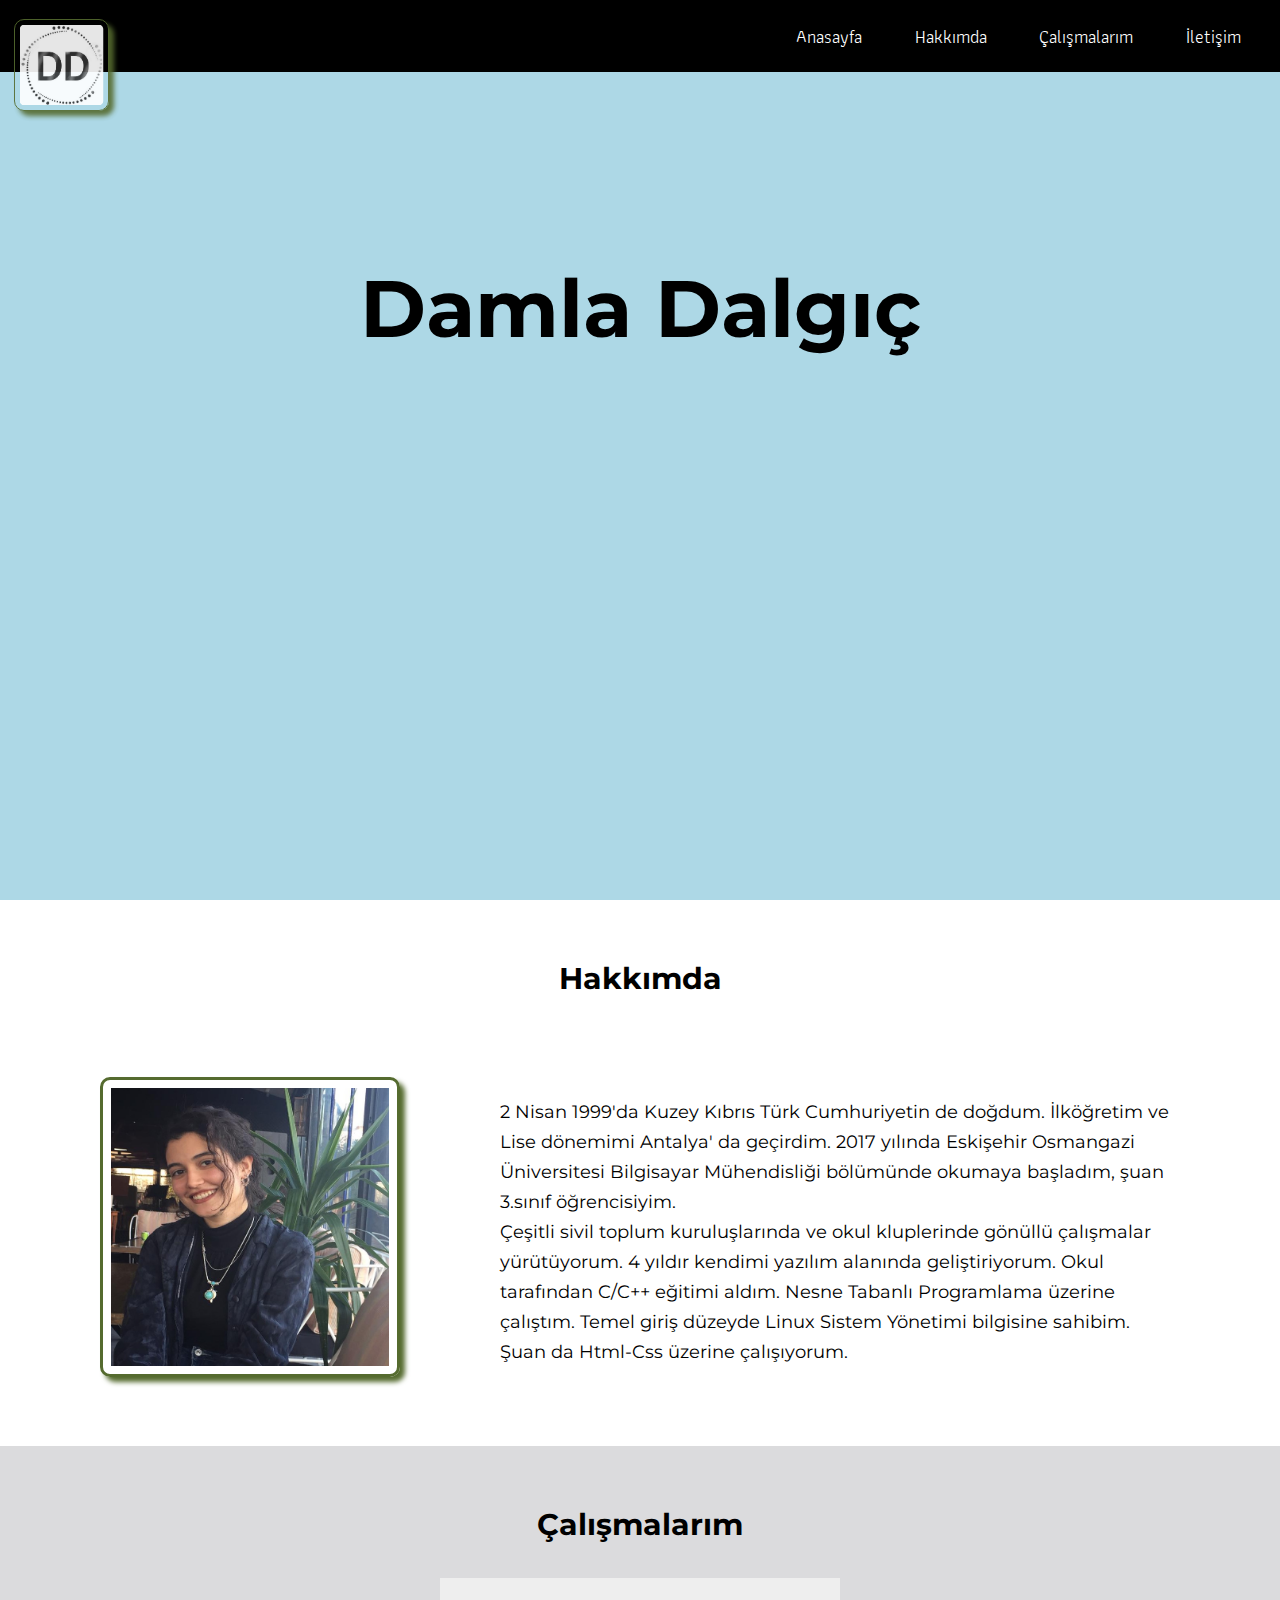
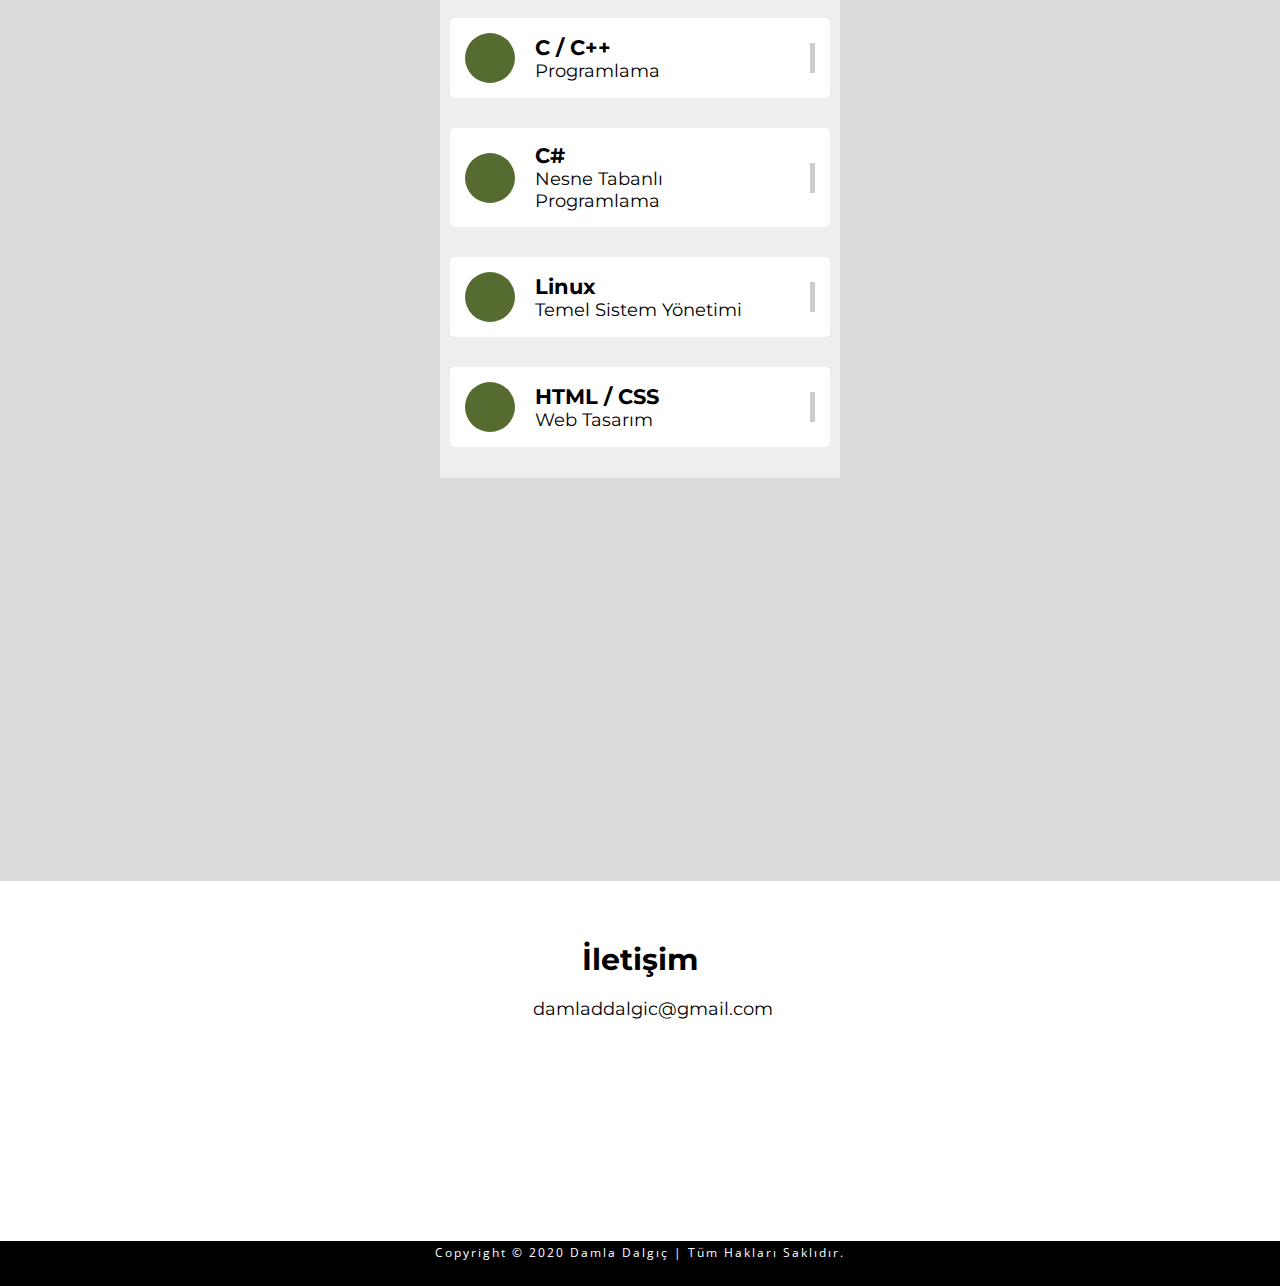
<file: PersonalPage/index.html>
<!DOCTYPE html>
<html lang="en">
    <head>
        <meta charset="UTF-8">
        <title>Damla Dalgic</title>
        <link rel="stylesheet" href="style.css">
        <link href="https://fonts.googleapis.com/css2?family=Athiti:wght@500&display=swap" rel="stylesheet">
        <link href="https://fonts.googleapis.com/css2?family=Montserrat:wght@300&display=swap" rel="stylesheet">
        <link rel="stylesheet" href="https://use.fontawesome.com/releases/v5.0.13/css/all.css" integrity="sha384-DNOHZ68U8hZfKXOrtjWvjxusGo9WQnrNx2sqG0tfsghAvtVlRW3tvkXWZh58N9jp" crossorigin="anonymous">
        <link href="https://fonts.googleapis.com/css2?family=Open+Sans+Condensed:wght@300&display=swap" rel="stylesheet">
    </head>
    <body>

        <div class="navbar">
            <div class='left-side'>
                <img src="images/DD2.jpg"/>
            </div>
            <div class='right-side'>
                <a href="#backgroundphoto">Anasayfa</a>
                <a href="#bio">Hakkımda</a>
                <a href="#works">Çalışmalarım</a>
                <a href="#contact">İletişim</a>
            </div>
        </div>
        
        <div id="backgroundphoto" class="background-photo">
            <div class="homepage">
                <h1>Damla Dalgıç</h1>
            </div>
        </div>

        <div id="bio" class="container ">
           <h2 class="header header-about">Hakkımda</h2>
            <div class="bio-container">
                <div class="profile-photo">
                    <img src="images/profilephoto.jpg" >
                </div>
                <div class="about">
                    <p class="aboutme"> 2 Nisan 1999'da Kuzey Kıbrıs Türk Cumhuriyetin de doğdum. İlköğretim ve Lise dönemimi Antalya' da geçirdim. 2017 yılında Eskişehir Osmangazi Üniversitesi Bilgisayar Mühendisliği bölümünde okumaya başladım, şuan 3.sınıf öğrencisiyim.<br> Çeşitli sivil toplum kuruluşlarında ve okul kluplerinde gönüllü çalışmalar yürütüyorum. 4 yıldır kendimi yazılım alanında geliştiriyorum.
                    Okul tarafından C/C++ eğitimi aldım. Nesne Tabanlı Programlama üzerine çalıştım. Temel giriş düzeyde Linux Sistem Yönetimi bilgisine sahibim. Şuan da Html-Css üzerine çalışıyorum.</br></p>
                </div>
            </div>       
        </div>
        
        <div id="works" class="container">
            <h2 class="header">Çalışmalarım</h2>
            <div class="works-container">

                <div class="work">
                    <div class="symbol"></div>
                    <div class="content">
                        <h3>C / C++</h3>
                        <p>Programlama</p>
                    </div>
                    <div class="arrow"></div>
                </div>

                <div class="work">
                    <div class="symbol"></div>
                    <div class="content">
                        <h3>C#</h3>
                        <p>Nesne Tabanlı Programlama</p>
                    </div>
                    <div class="arrow"></div>
                </div>

                <div class="work">
                    <div class="symbol"></div>
                    <div class="content">
                        <h3>Linux </h3>
                        <p>Temel Sistem Yönetimi</p>
                    </div>
                    <div class="arrow"></div>
                </div>

                <div class="work">
                    <div class="symbol"></div>
                    <div class="content">
                        <h3>HTML / CSS </h3>
                        <p>Web Tasarım</p>
                    </div>
                    <div class="arrow"></div>
                </div>

            </div>
        </div>

        <div id="contact" class="container">
            <div >
                <h2 class="header">İletişim</h2>
            </div>

            <p class="mail"><i class="far fa-envelope"></i>damladdalgic@gmail.com</p>

            <div class="icons">
                <a href="https://www.github.com/damladlg"  target=_blank><i class="fab fa-github"></i></a>
                <a href="https://medium.com/@damladlg"  target=_blank><i class="fab fa-medium"></i></a>
                <a href="https://www.linkedin.com/in/damla-dalgic"  target=_blank><i class="fab fa-linkedin-in"></i></a>
                <a href="https://www.instagram.com/damladlg/?hl=tr"  target=_blank><i class="fab fa-instagram"></i></a>
                <a href="https://twitter.com/damladlg"  target=_blank><i class="fab fa-twitter"></i></a>
            </div>
        </div>
        <footer>Copyright &copy; 2020 Damla Dalgıç | Tüm Hakları Saklıdır.</footer>
        
    </body>
</html>
</file>
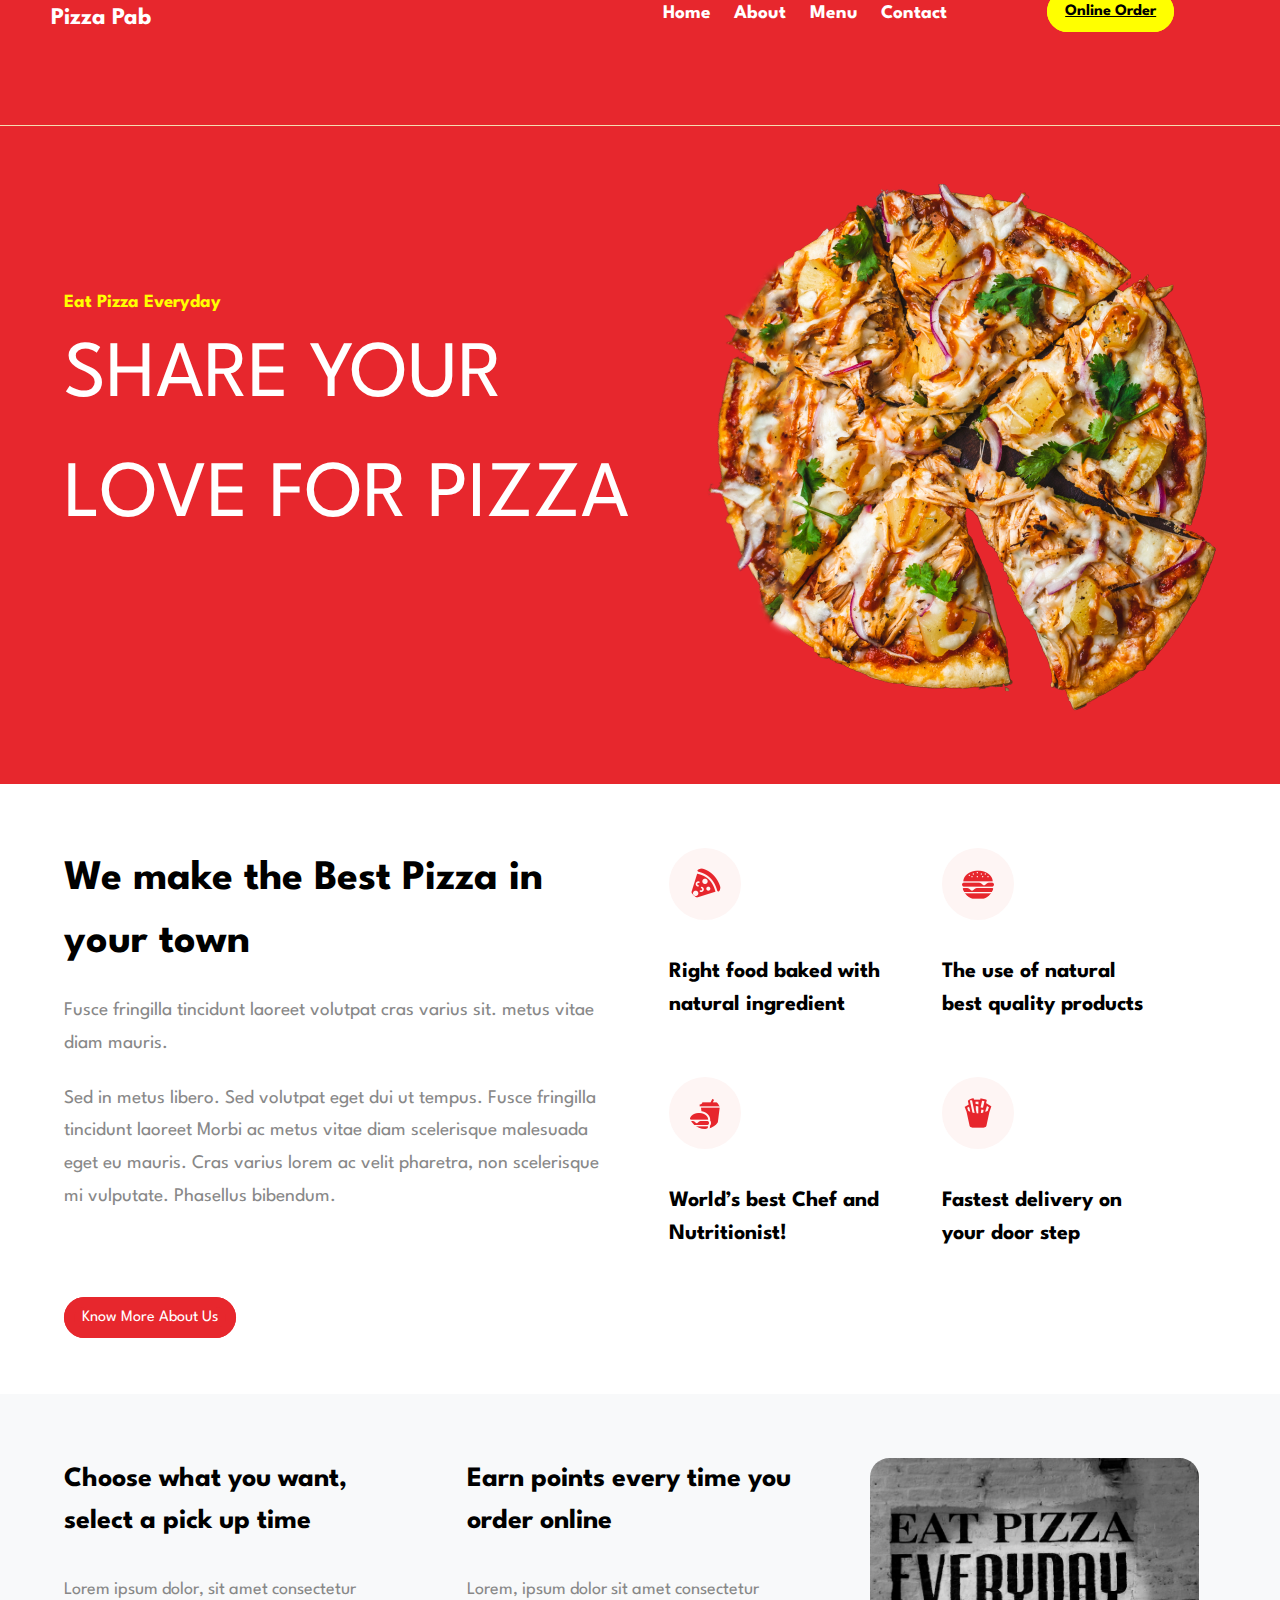
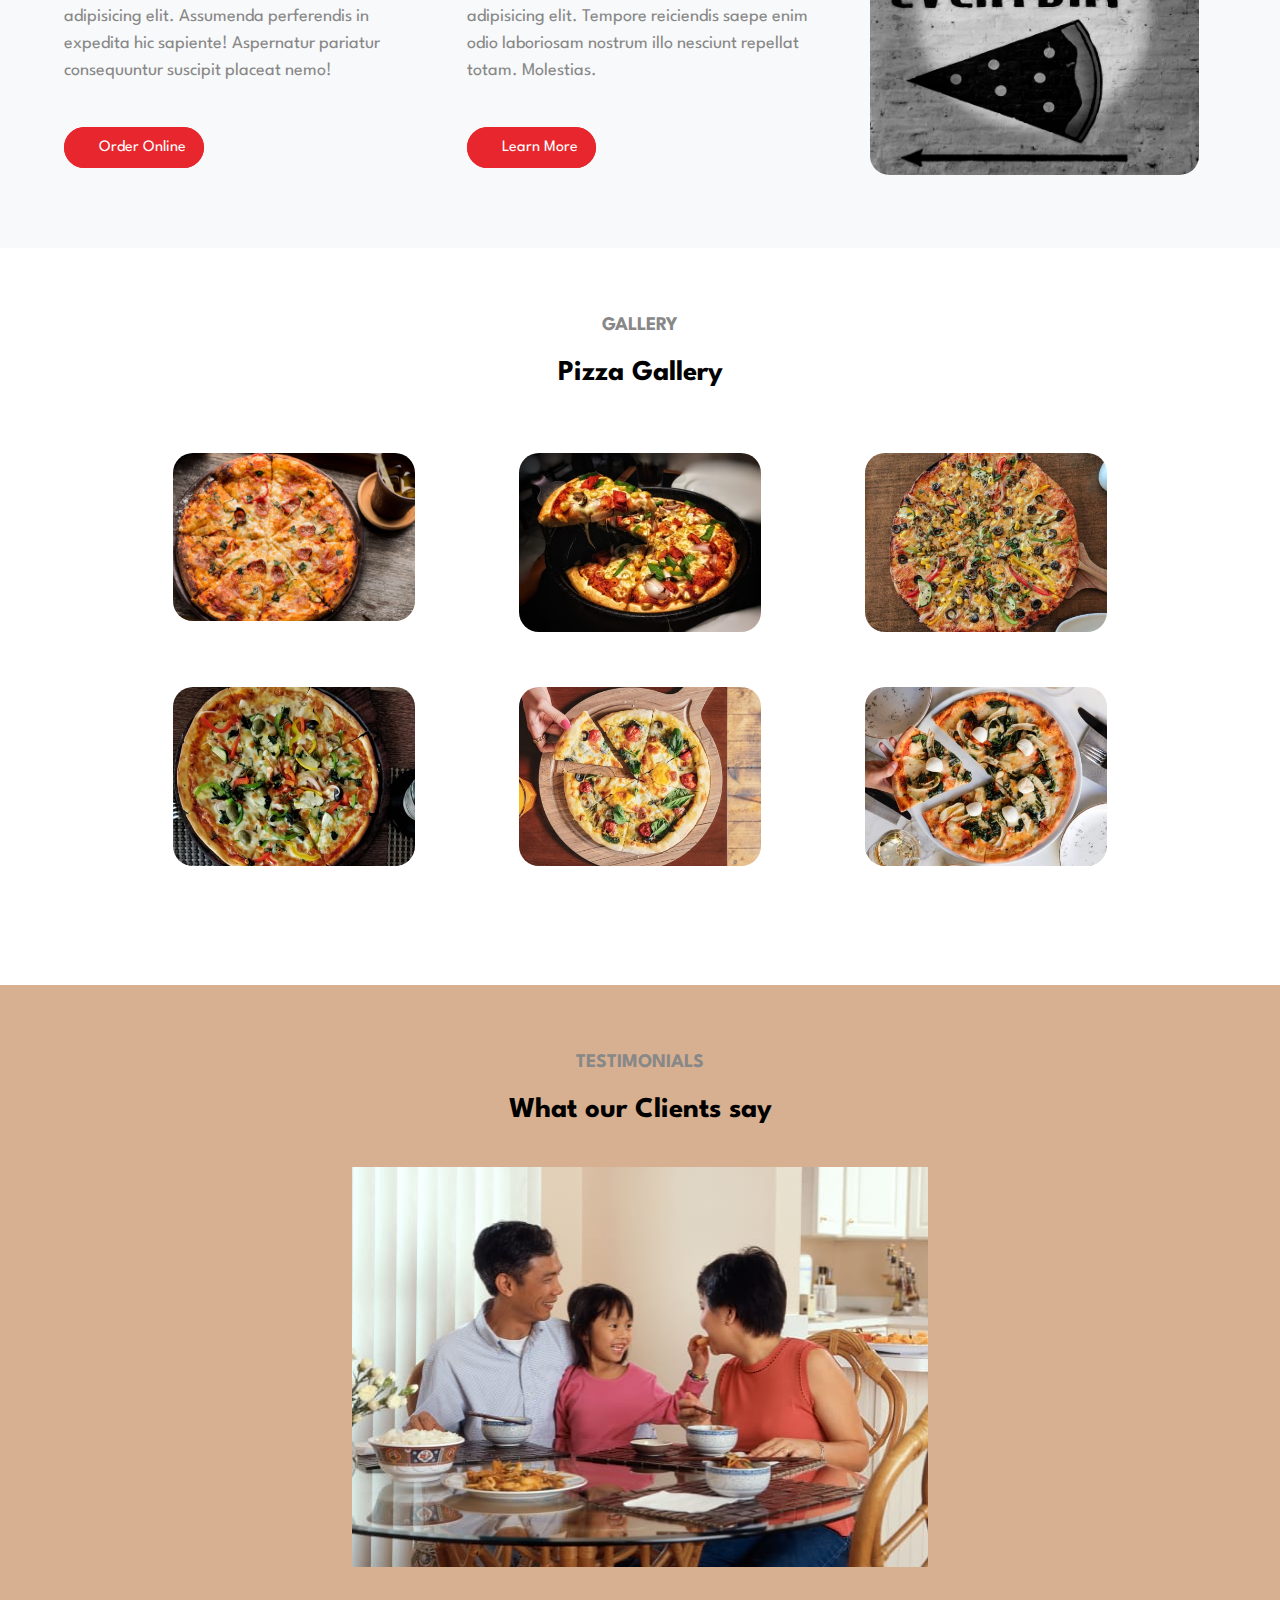
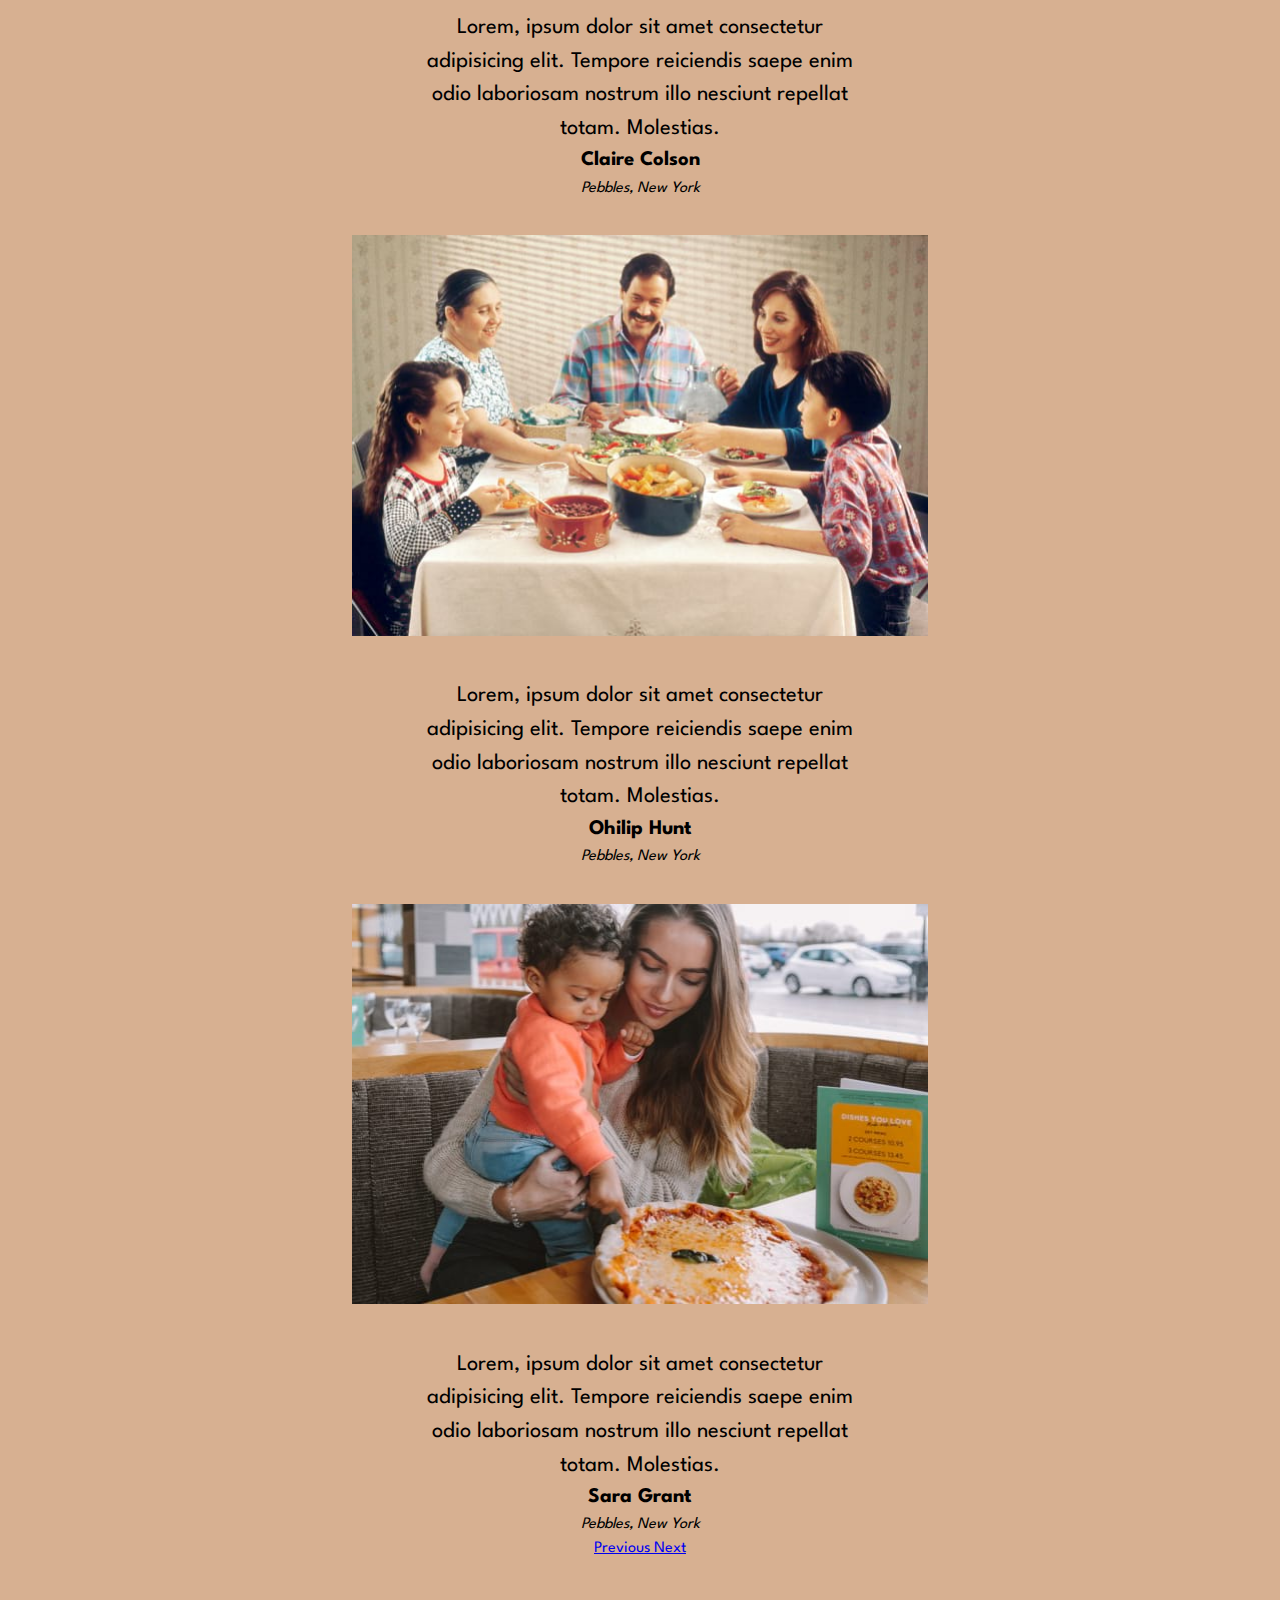
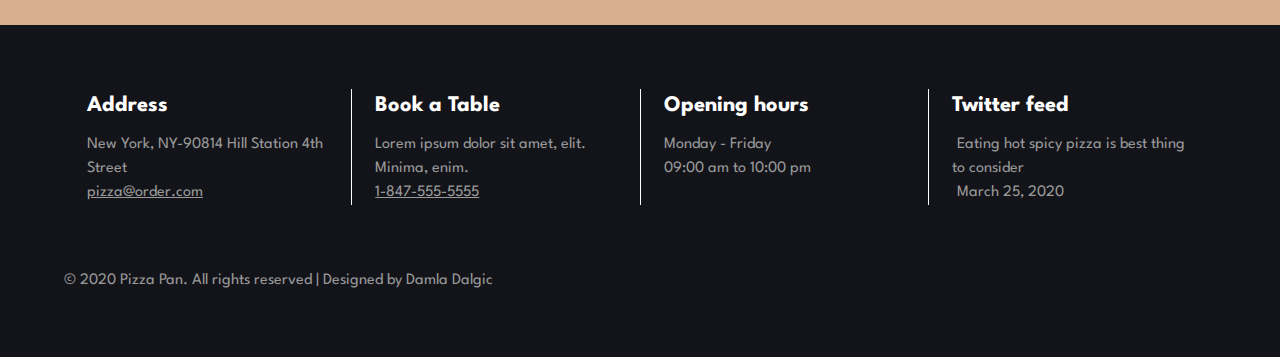
<file: PizzaPab/index.html>
<!DOCTYPE html>

<html lang="en">
  <head>
    <meta charset="UTF-8" />
    <meta name="viewport" content="width=device-width, initial-scale=1.0" />
    <title>Pizza Pab</title>
    <link rel="stylesheet" href="css/index.css" />
    <link rel="stylesheet" href="css/sytle.css" />
    <link
      rel="stylesheet"
      href="https://use.fontawesome.com/releases/v5.0.13/css/all.css"
      integrity="sha384-DNOHZ68U8hZfKXOrtjWvjxusGo9WQnrNx2sqG0tfsghAvtVlRW3tvkXWZh58N9jp"
      crossorigin="anonymous"
      rel="stylesheet"
      href="https://cdnjs.cloudflare.com/ajax/libs/font-awesome/4.7.0/css/font-awesome.min.css"
    />
    <link href="https://fonts.googleapis.com/css2?family=Spartan&display=swap" rel="stylesheet">
    <link rel="stylesheet" href="https://stackpath.bootstrapcdn.com/bootstrap/4.5.1/css/bootstrap.min.css" integrity="sha384-VCmXjywReHh4PwowAiWNagnWcLhlEJLA5buUprzK8rxFgeH0kww/aWY76TfkUoSX" crossorigin="anonymous">
  </head>
  <body>
    <div class="navbar">
      <div class="left-side">
        <h2><a href ="index.html">Pizza Pab</a></h2>
      </div>
      <div class="right-side">
        <a href="#homepage">Home</a>
        <a href="about.html">About</a>
        <a href="menu.html">Menu</a>
        <a href="contact.html">Contact</a>
      </div>
      <div class="online-order">
        <a href="#">Online Order</a>
      </div>
    </div>

    <div id="homepage" class="home-page">
      <div class="content">
        <h3>Eat Pizza Everyday</h3>
        <p>SHARE YOUR LOVE FOR PIZZA</p>
      </div>
      <div class="photo">
        <img src="images/pizza-full.png" />
      </div>
    </div>

    <div class="home-about">
      <div class="home-about-controller">
        <div class="info-about">
          <h2>We make the Best Pizza in your town</h2>
          <p>
            Fusce fringilla tincidunt laoreet volutpat cras varius sit. metus
            vitae diam mauris.
          </p>
          <p>
            Sed in metus libero. Sed volutpat eget dui ut tempus. Fusce fringilla
            tincidunt laoreet Morbi ac metus vitae diam scelerisque malesuada eget
            eu mauris. Cras varius lorem ac velit pharetra, non scelerisque mi
            vulputate. Phasellus bibendum.
          </p>
        </div>
        <div class="products">
          <div class="product">
            <img src="images/pizza.png" />
            <h3>Right food baked with natural ingredient</h3>
          </div>
          <div class="product">
            <img src="images/burger.png" />
            <h3>The use of natural best quality products</h3>
          </div>
          <div class="product">
            <img src="images/drink.png" />
            <h3>World’s best Chef and Nutritionist!</h3>
          </div>
          <div class="product">
            <img src="images/fries.png" />
            <h3>Fastest delivery on your door step</h3>
          </div>
        </div>
      </div>
      <div class="selected">
        <a href="about.html">Know More About Us</a>
      </div>
      
    </div>

    <div class="home-order">
      <div class="order-info">
        <div class="order-about">
          <h3>Choose what you want, select a pick up time</h3>
          <p>
            Lorem ipsum dolor, sit amet consectetur adipisicing elit. Assumenda
            perferendis in expedita hic sapiente! Aspernatur pariatur
            consequuntur suscipit placeat nemo!
          </p>
          <div class="selected">
            <a href="#"><i class="fas fa-shopping-basket"></i>Order Online</a>
          </div>
        </div>
        <div class="order-about">
          <h3>Earn points every time you order online</h3>
          <p>
            Lorem, ipsum dolor sit amet consectetur adipisicing elit. Tempore
            reiciendis saepe enim odio laboriosam nostrum illo nesciunt repellat
            totam. Molestias.
          </p>
          <div class="selected">
            <a href="#"><i class="fas fa-book"></i></i>Learn More</a>
          </div>
        </div>
        <div class="order-about"><img src="images/a1.jpg" /></div>
      </div>
    </div>

    <div class="home-gallery">
      <h3 class="common-header">GALLERY</h3>
      <h1 class="header">Pizza Gallery</h2>
      <div class="gallery-photo">
        <div class="gallery-image">
          <img src="images/g3.jpg" />
        </div>
        <div class="gallery-image">
          <img src="images/p2.jpg" />
        </div>
        <div class="gallery-image">
          <img src="images/p3.jpg" />
        </div>
        <div class="gallery-image">
          <img src="images/p4.jpg" />
        </div>
        <div class="gallery-image">
          <img src="images/p5.jpg" />
        </div>
        <div class="gallery-image">
          <img src="images/p1.jpg" />
        </div>
      </div>
    </div>

    <div class="testimonials">
      <h3 class="common-header">TESTIMONIALS</h3>
      <h1 class="header">What our Clients say</h1>
      <div id="carouselExampleControls" class="carousel slide" data-ride="carousel">
        <div class="carousel-inner">
          <div class="carousel-item active">
            <img src="images/client1.jpg">
            <p class="comment">Lorem, ipsum dolor sit amet consectetur adipisicing elit. Tempore
              reiciendis saepe enim odio laboriosam nostrum illo nesciunt repellat
              totam. Molestias.</p>
            <p class="commenter">Claire Colson</p>
            <em>Pebbles, New York</em>
          </div>
          <div class="carousel-item">
            <img src="images/client2.jpg">
            <p class="comment">Lorem, ipsum dolor sit amet consectetur adipisicing elit. Tempore
              reiciendis saepe enim odio laboriosam nostrum illo nesciunt repellat
              totam. Molestias.</p>
              <p class="commenter">Ohilip Hunt</p>
              <em>Pebbles, New York</em>
          </div>
          <div class="carousel-item">
            <img src="images/client3.jpg">
            <p class="comment">Lorem, ipsum dolor sit amet consectetur adipisicing elit. Tempore
              reiciendis saepe enim odio laboriosam nostrum illo nesciunt repellat
              totam. Molestias.</p>
              <p class="commenter">Sara Grant</p>
              <em>Pebbles, New York</em>
          </div>
        </div>
        <a class="carousel-control-prev" href="#carouselExampleControls" role="button" data-slide="prev">
          <span class="carousel-control-prev-icon" aria-hidden="true"></span>
          <span class="sr-only">Previous</span>
        </a>
        <a class="carousel-control-next" href="#carouselExampleControls" role="button" data-slide="next">
          <span class="carousel-control-next-icon" aria-hidden="true"></span>
          <span class="sr-only">Next</span>
        </a>
      </div>
    </div>

    <div class=" design home-contacts">
      <div class="home-contact">
        <h3>Address</h3>
        <p>New York, NY-90814 Hill Station 4th Street</p>
        <p> <a href="mailto:pizza@order.com"> pizza@order.com</a> </p>
      </div>
      <div class="line"></div>
      <div class="home-contact">
        <h3>Book a Table</h3>
        <p>Lorem ipsum dolor sit amet, elit. Minima, enim.</p>
        <p><a href="tel:+1-847-555-5555">1-847-555-5555</a></p>
      </div>
      <div class="line"></div>
      <div class="home-contact">
        <h3>Opening hours</h3>
        <p>Monday - Friday</p>
        <p>09:00 am to 10:00 pm</p>
      </div>
      <div class="line"></div>
      <div class="home-contact">
        <h3>Twitter feed</h3>
        <p><i class="fab fa-twitter"></i>Eating hot spicy pizza is best thing to consider</p>
        <p><i class="far fa-clock"></i>March 25, 2020</p>
      </div>
    </div>
    
    <footer class="home-Cont ">
      <div class="controller">
        <div class="reserved">© 2020 Pizza Pan. All rights reserved | Designed by Damla Dalgic</div>
        <div class="icon-bar">
          <i class="fab fa-facebook-f"></i>
          <i class="fab fa-instagram"></i>
          <i class="fab fa-twitter"></i>
        </div>
      </div>
    </footer>
    
   
  </body>
  <script src="https://code.jquery.com/jquery-3.5.1.slim.min.js" integrity="sha384-DfXdz2htPH0lsSSs5nCTpuj/zy4C+OGpamoFVy38MVBnE+IbbVYUew+OrCXaRkfj" crossorigin="anonymous"></script>
    <script src="https://cdn.jsdelivr.net/npm/popper.js@1.16.1/dist/umd/popper.min.js" integrity="sha384-9/reFTGAW83EW2RDu2S0VKaIzap3H66lZH81PoYlFhbGU+6BZp6G7niu735Sk7lN" crossorigin="anonymous"></script>
    <script src="https://stackpath.bootstrapcdn.com/bootstrap/4.5.1/js/bootstrap.min.js" integrity="sha384-XEerZL0cuoUbHE4nZReLT7nx9gQrQreJekYhJD9WNWhH8nEW+0c5qq7aIo2Wl30J" crossorigin="anonymous"></script>
</html>
</file>
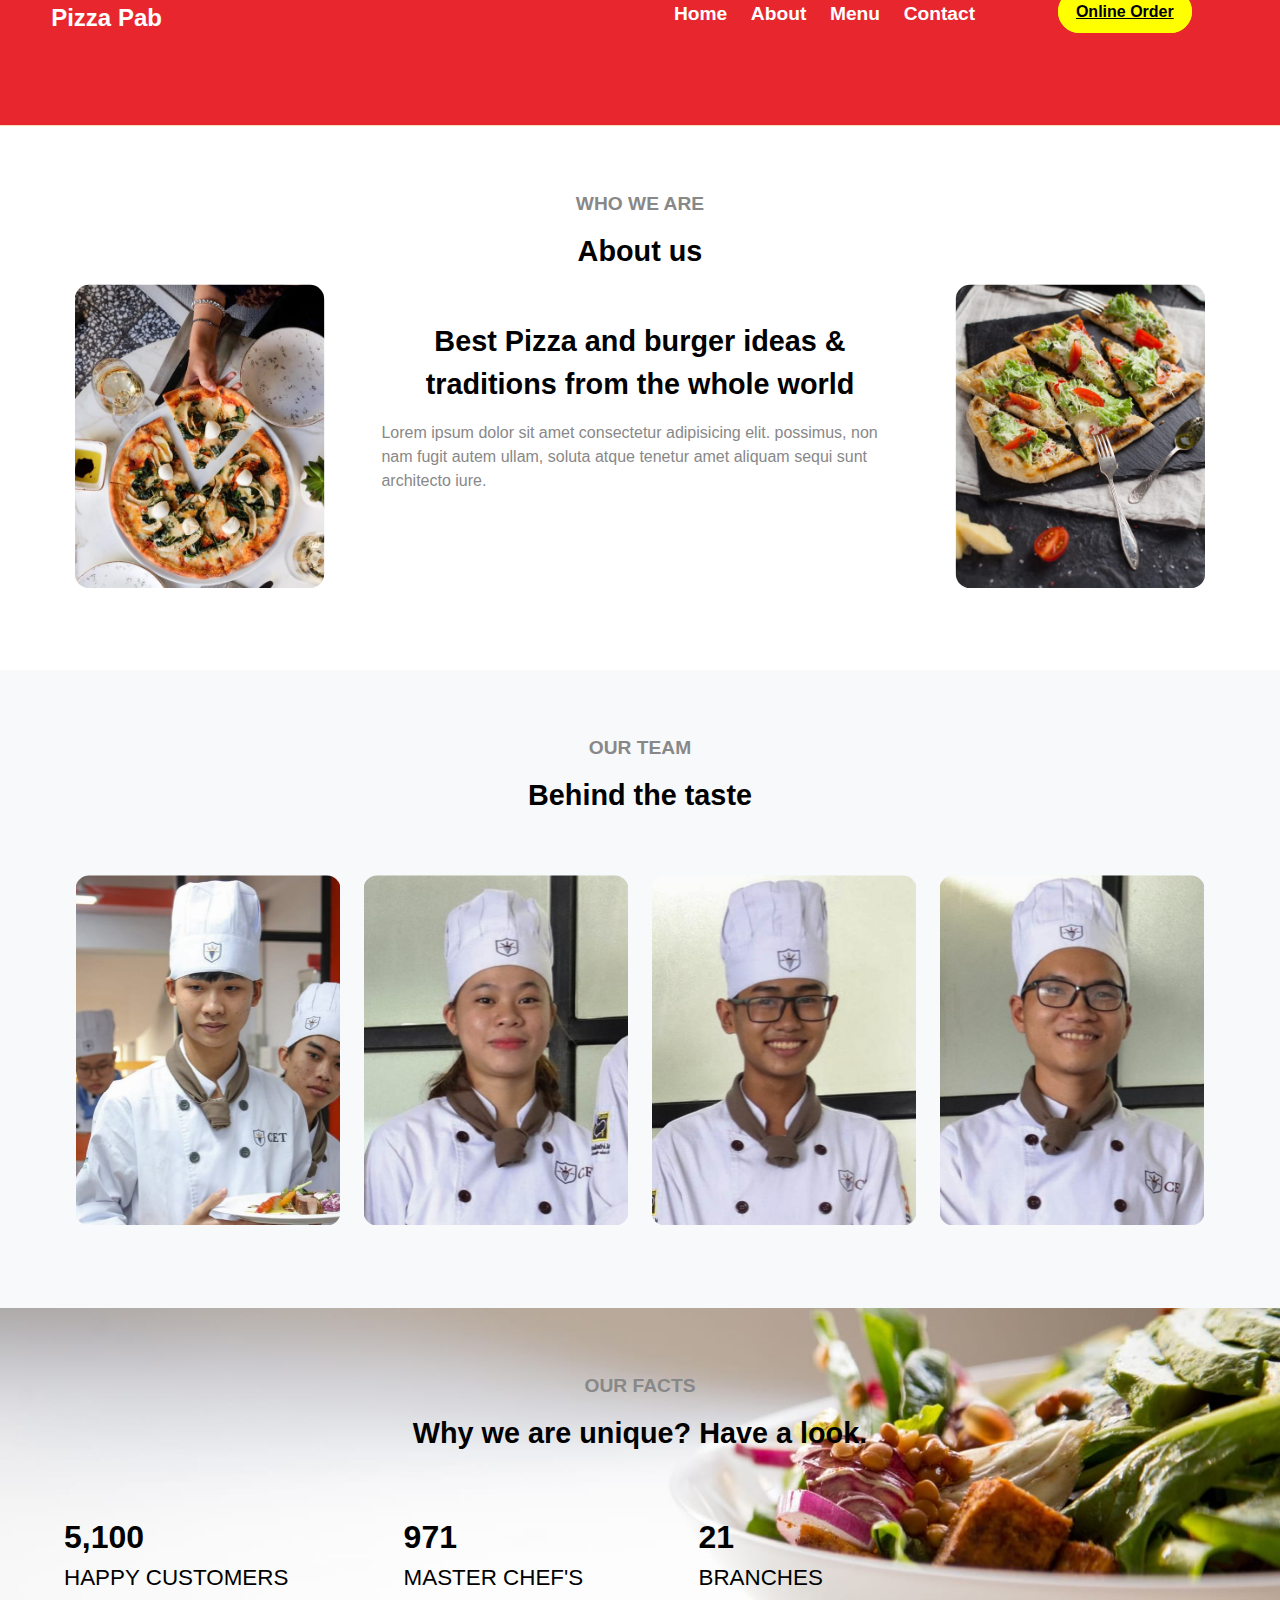
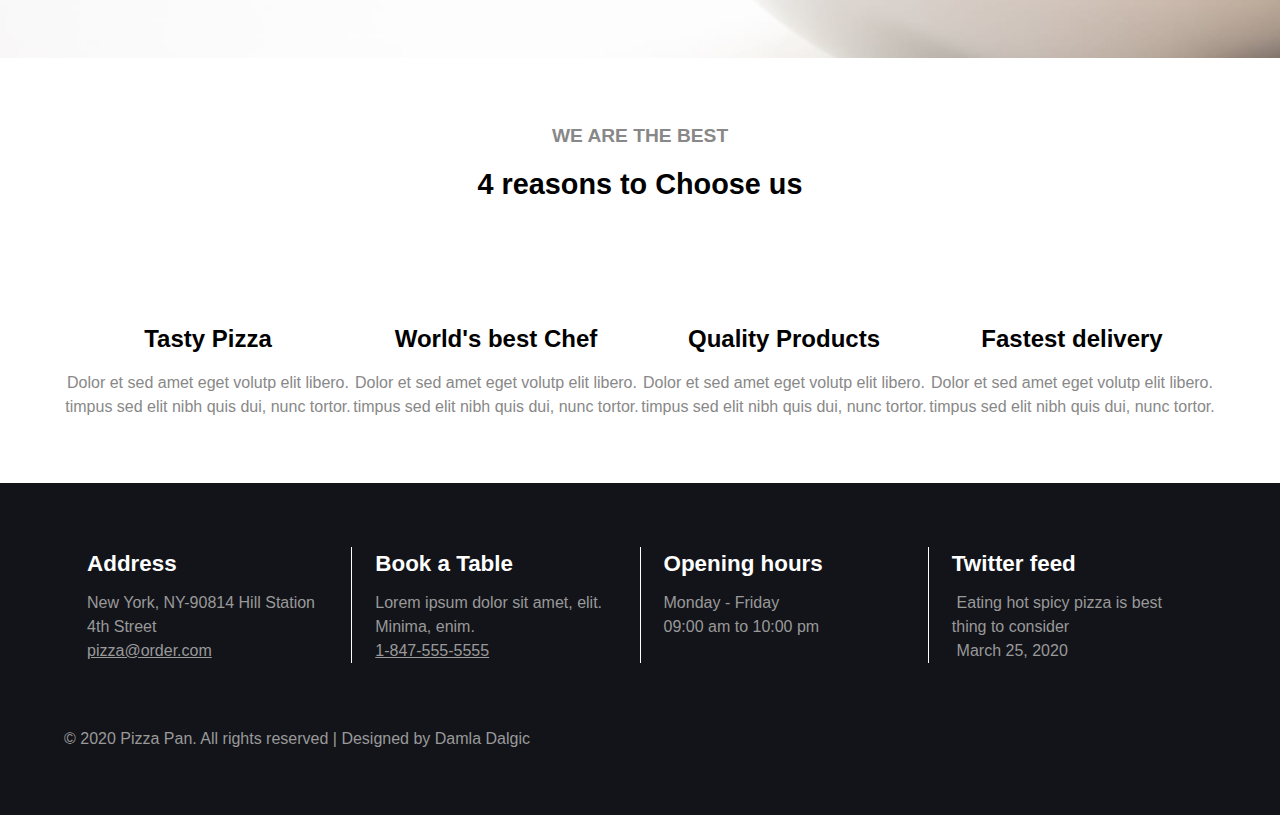
<file: PizzaPab/about.html>
<!DOCTYPE html>

<html lang="en">
  <head>
    <meta charset="UTF-8" />
    <meta name="viewport" content="width=device-width, initial-scale=1.0" />
    <title>Pizza Pab</title>
    <link rel="stylesheet" href="css/about.css" />
    <link rel="stylesheet" href="css/sytle.css" />
    <link
      rel="stylesheet"
      href="https://use.fontawesome.com/releases/v5.0.13/css/all.css"
      integrity="sha384-DNOHZ68U8hZfKXOrtjWvjxusGo9WQnrNx2sqG0tfsghAvtVlRW3tvkXWZh58N9jp"
      crossorigin="anonymous"
      rel="stylesheet"
      href="https://cdnjs.cloudflare.com/ajax/libs/font-awesome/4.7.0/css/font-awesome.min.css"
    />

    <link
      rel="stylesheet"
      href="https://stackpath.bootstrapcdn.com/bootstrap/4.5.1/css/bootstrap.min.css"
      integrity="sha384-VCmXjywReHh4PwowAiWNagnWcLhlEJLA5buUprzK8rxFgeH0kww/aWY76TfkUoSX"
      crossorigin="anonymous"
    />
  </head>
  <body>
    <div class="navbar">
      <div class="left-side">
        <h2><a href="index.html">Pizza Pab</a></h2>
      </div>
      <div class="right-side">
        <a href="index.html">Home</a>
        <a href="about.html">About</a>
        <a href="menu.html">Menu</a>
        <a href="contact.html">Contact</a>
      </div>
      <div class="online-order">
        <a href="#">Online Order</a>
      </div>
    </div>

    <div class="design">
      <h3 class="common-header">WHO WE ARE</h3>
      <h1 class="header">About us</h1>
      <div class="about-us">
        <div class="about-image"><img src="images/g1.jpg" /></div>
        <div class="about-content">
          <h1 class="header">
            Best Pizza and burger ideas & traditions from the whole world
          </h1>
          <p>
            Lorem ipsum dolor sit amet consectetur adipisicing elit. possimus,
            non nam fugit autem ullam, soluta atque tenetur amet aliquam sequi
            sunt architecto iure.
          </p>
        </div>
        <div class="about-image"><img src="images/g6.jpg" /></div>
      </div>
    </div>

    <div class="design team">
      <h3 class="common-header">OUR TEAM</h3>
      <h1 class="header">Behind the taste</h1>
      <div class="team-group">
        <div class="about-image">
          <img src="images/team1.jpg" />
          <div class="text-container">
            <div class="text">Alexandre</div>
          </div>
        </div>
        <div class="about-image">
          <img src="images/team2.jpg" />
          <div class="text-container">
            <div class="text">Victoria</div>
          </div>
        </div>
        <div class="about-image">
          <img src="images/team3.jpg" />
          <div class="text-container">
            <div class="text">Smith Roy</div>
          </div>
        </div>
        <div class="about-image">
          <img src="images/team4.jpg" />
          <div class="text-container">
            <div class="text">Johnson</div>
          </div>
        </div>
      </div>
    </div>

    <div class="design facts">
      <h3 class="common-header">OUR FACTS</h3>
      <h1 class="header">Why we are unique? Have a look.</h1>
      <div class="our-facts">
        <div class="fact">
          <i class="far fa-smile"></i>
          <h6>5,100</h6>
          <p>HAPPY CUSTOMERS</p>
        </div>
        <div class="fact">
          <i class="fas fa-users"></i>
          <h6>971</h6>
          <p>MASTER CHEF'S</p>
        </div>
        <div class="fact">
          <i class="fas fa-database"></i>
          <h6>21</h6>
          <p>BRANCHES</p>
        </div>
      </div>
    </div>

    <div class="design">
      <h3 class="common-header">WE ARE THE BEST</h3>
      <h1 class="header">4 reasons to Choose us</h1>
      <div class="reasons">
        <div class="reason">
          <h6>Tasty Pizza</h6>
          <p>
            Dolor et sed amet eget volutp elit libero. timpus sed elit nibh quis
            dui, nunc tortor.
          </p>
        </div>
        <div class="reason">
          <h6>World's best Chef</h6>
          <p>
            Dolor et sed amet eget volutp elit libero. timpus sed elit nibh quis
            dui, nunc tortor.
          </p>
        </div>
        <div class="reason">
          <h6>Quality Products</h6>
          <p>
            Dolor et sed amet eget volutp elit libero. timpus sed elit nibh quis
            dui, nunc tortor.
          </p>
        </div>
        <div class="reason">
          <h6>Fastest delivery</h6>
          <p>
            Dolor et sed amet eget volutp elit libero. timpus sed elit nibh quis
            dui, nunc tortor.
          </p>
        </div>
      </div>
    </div>

    <div class="design home-contacts">
      <div class="home-contact">
        <h3>Address</h3>
        <p>New York, NY-90814 Hill Station 4th Street</p>
        <p><a href="mailto:pizza@order.com"> pizza@order.com</a></p>
      </div>
      <div class="line"></div>
      <div class="home-contact">
        <h3>Book a Table</h3>
        <p>Lorem ipsum dolor sit amet, elit. Minima, enim.</p>
        <p><a href="tel:+1-847-555-5555">1-847-555-5555</a></p>
      </div>
      <div class="line"></div>
      <div class="home-contact">
        <h3>Opening hours</h3>
        <p>Monday - Friday</p>
        <p>09:00 am to 10:00 pm</p>
      </div>
      <div class="line"></div>
      <div class="home-contact">
        <h3>Twitter feed</h3>
        <p>
          <i class="fab fa-twitter"></i>Eating hot spicy pizza is best thing to
          consider
        </p>
        <p><i class="far fa-clock"></i>March 25, 2020</p>
      </div>
    </div>

    <footer class="home-Cont">
      <div class="controller">
        <div class="reserved">
          © 2020 Pizza Pan. All rights reserved | Designed by Damla Dalgic
        </div>
        <div class="icon-bar">
          <i class="fab fa-facebook-f"></i>
          <i class="fab fa-instagram"></i>
          <i class="fab fa-twitter"></i>
        </div>
      </div>
    </footer>
  </body>
</html>
</file>
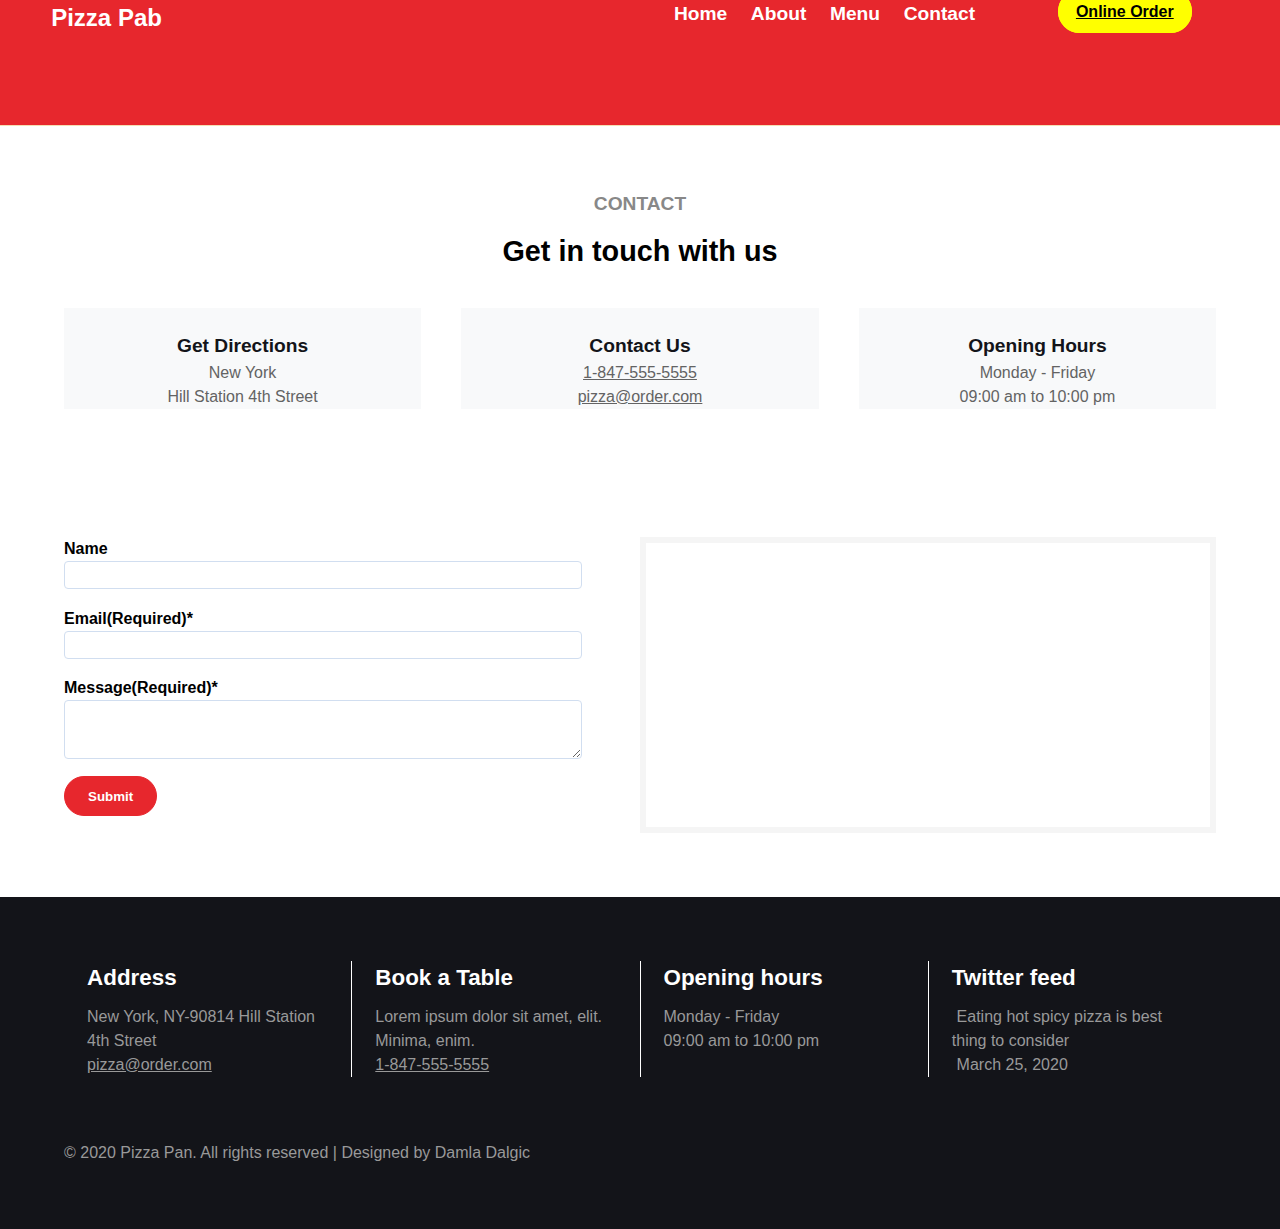
<file: PizzaPab/contact.html>
<!DOCTYPE html>

<html lang="en">
  <head>
    <meta charset="UTF-8" />
    <meta name="viewport" content="width=device-width, initial-scale=1.0" />
    <title>Pizza Pab</title>
    <link rel="stylesheet" href="css/contact.css" />
    <link rel="stylesheet" href="css/sytle.css" />
    <link
      rel="stylesheet"
      href="https://use.fontawesome.com/releases/v5.0.13/css/all.css"
      integrity="sha384-DNOHZ68U8hZfKXOrtjWvjxusGo9WQnrNx2sqG0tfsghAvtVlRW3tvkXWZh58N9jp"
      crossorigin="anonymous"
      rel="stylesheet"
      href="https://cdnjs.cloudflare.com/ajax/libs/font-awesome/4.7.0/css/font-awesome.min.css"
    />

    <link
      rel="stylesheet"
      href="https://stackpath.bootstrapcdn.com/bootstrap/4.5.1/css/bootstrap.min.css"
      integrity="sha384-VCmXjywReHh4PwowAiWNagnWcLhlEJLA5buUprzK8rxFgeH0kww/aWY76TfkUoSX"
      crossorigin="anonymous"
    />
  </head>
  <body>
    <div class="navbar">
      <div class="left-side">
        <h2><a href="index.html">Pizza Pab</a></h2>
      </div>
      <div class="right-side">
        <a href="index.html">Home</a>
        <a href="about.html">About</a>
        <a href="menu.html">Menu</a>
        <a href="contact.html">Contact</a>
      </div>
      <div class="online-order">
        <a href="#">Online Order</a>
      </div>
    </div>
    <div class="design">
      <h3 class="common-header">CONTACT</h3>
      <h1 class="header">Get in touch with us</h1>
      <div class="contact-us">
        <div class="contact-way">
          <i class="fas fa-map-marker-alt"></i>
          <h6>Get Directions</h6>
          <p>New York</p>
          <p>Hill Station 4th Street</p>
        </div>
        <div class="contact-way">
          <i class="fas fa-phone"></i>
          <h6>Contact Us</h6>
          <p><a href="tel:+1-847-555-5555">1-847-555-5555</a></p>
          <p><a href="mailto:pizza@order.com"> pizza@order.com</a></p>
        </div>
        <div class="contact-way">
          <i class="far fa-clock"></i>
          <h6>Opening Hours</h6>
          <p>Monday - Friday</p>
          <p>09:00 am to 10:00 pm</p>
        </div>
      </div>
    </div>

    <div class="form-map-container">
      <div class="form-map">
        <div class="contact-form">
          <form action="" method="post">
            <div class="element">
              <label for="name">Name</label>
              <input id="name" type="text" />
            </div>
            <div class="element">
              <label for="email">Email(Required)*</label>
              <input id="email" type="email" required />
            </div>
            <div class="element">
              <label for="message">Message(Required)*</label>
              <textarea id="message" rows="3" required></textarea>
            </div>
            <div class="element">
              <button type="submit" class="btn-style">Submit</button>
            </div>
          </form>
        </div>

        <div class="contact-map">
          <iframe
            class="map"
            src="https://www.google.com/maps/embed?pb=!1m17!1m8!1m3!1d12001168.143656889!2d-75.770041!3d42.74663!3m2!1i1024!2i768!4f13.1!4m6!3e6!4m0!4m3!3m2!1d43.2994285!2d-74.2179326!5e0!3m2!1sen!2sin!4v1599819010275!5m2!1sen!2sin"
          ></iframe>
        </div>
      </div>
    </div>

    <div class="design home-contacts">
      <div class="home-contact">
        <h3>Address</h3>
        <p>New York, NY-90814 Hill Station 4th Street</p>
        <p><a href="mailto:pizza@order.com"> pizza@order.com</a></p>
      </div>
      <div class="line"></div>
      <div class="home-contact">
        <h3>Book a Table</h3>
        <p>Lorem ipsum dolor sit amet, elit. Minima, enim.</p>
        <p><a href="tel:+1-847-555-5555">1-847-555-5555</a></p>
      </div>
      <div class="line"></div>
      <div class="home-contact">
        <h3>Opening hours</h3>
        <p>Monday - Friday</p>
        <p>09:00 am to 10:00 pm</p>
      </div>
      <div class="line"></div>
      <div class="home-contact">
        <h3>Twitter feed</h3>
        <p>
          <i class="fab fa-twitter"></i>Eating hot spicy pizza is best thing to
          consider
        </p>
        <p><i class="far fa-clock"></i>March 25, 2020</p>
      </div>
    </div>

    <footer class="home-Cont">
      <div class="controller">
        <div class="reserved">
          © 2020 Pizza Pan. All rights reserved | Designed by Damla Dalgic
        </div>
        <div class="icon-bar">
          <i class="fab fa-facebook-f"></i>
          <i class="fab fa-instagram"></i>
          <i class="fab fa-twitter"></i>
        </div>
      </div>
    </footer>
  </body>
</html>
</file>
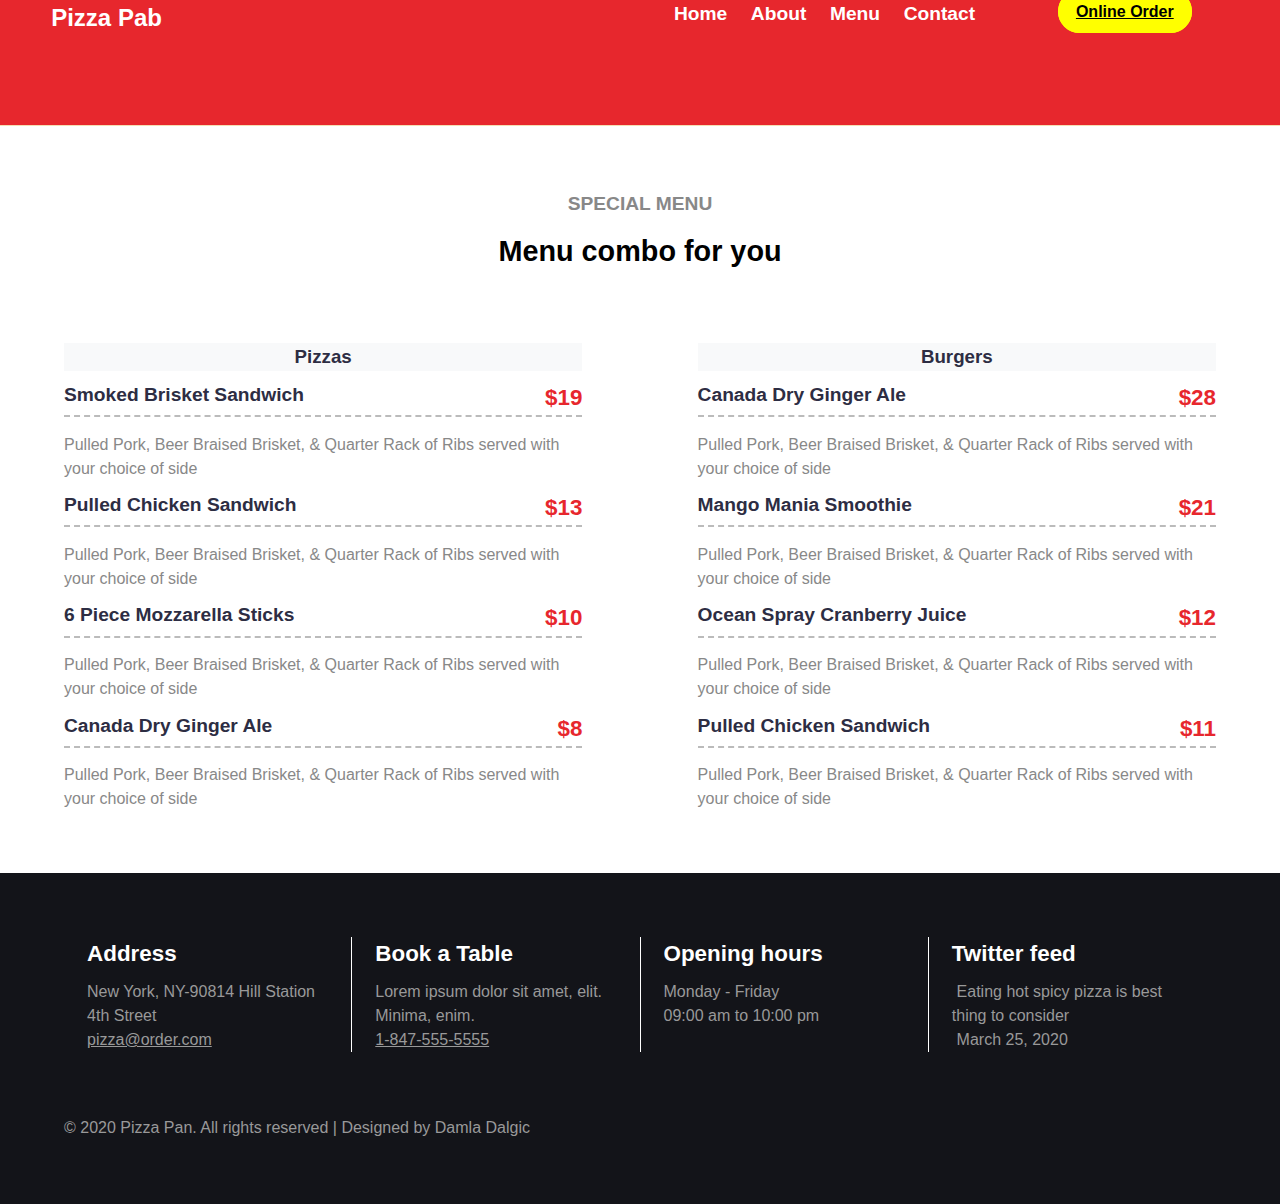
<file: PizzaPab/menu.html>
<!DOCTYPE html>

<html lang="en">
  <head>
    <meta charset="UTF-8" />
    <meta name="viewport" content="width=device-width, initial-scale=1.0" />
    <title>Pizza Pab</title>
    <link rel="stylesheet" href="css/menu.css" />
    <link rel="stylesheet" href="css/sytle.css" />
    <link
      rel="stylesheet"
      href="https://use.fontawesome.com/releases/v5.0.13/css/all.css"
      integrity="sha384-DNOHZ68U8hZfKXOrtjWvjxusGo9WQnrNx2sqG0tfsghAvtVlRW3tvkXWZh58N9jp"
      crossorigin="anonymous"
      rel="stylesheet"
      href="https://cdnjs.cloudflare.com/ajax/libs/font-awesome/4.7.0/css/font-awesome.min.css"
    />

    <link
      rel="stylesheet"
      href="https://stackpath.bootstrapcdn.com/bootstrap/4.5.1/css/bootstrap.min.css"
      integrity="sha384-VCmXjywReHh4PwowAiWNagnWcLhlEJLA5buUprzK8rxFgeH0kww/aWY76TfkUoSX"
      crossorigin="anonymous"
    />
  </head>
  <body>
    <div class="navbar">
      <div class="left-side">
        <h2><a href ="index.html">Pizza Pab</a></h2>
      </div>
      <div class="right-side">
        <a href="index.html">Home</a>
        <a href="about.html">About</a>
        <a href="menu.html">Menu</a>
        <a href="contact.html">Contact</a>
      </div>
      <div class="online-order">
        <a href="#">Online Order</a>
      </div>
    </div>

   <div class="design">
    <h3 class="common-header">SPECIAL MENU</h3>
    <h1 class="header">Menu combo for you</h2>
    <div class="menu-bar">
        <div class="kind-of">
            <h3>Pizzas</h3>
            <div class="order">
                <div class="order-type">Smoked Brisket Sandwich</div>
                <div class="order-price">$19</div>
            </div>
            <p>Pulled Pork, Beer Braised Brisket, & Quarter Rack of Ribs served with your choice of side</p>
            <div class="order">
                <div class="order-type">Pulled Chicken Sandwich</div>
                <div class="order-price">$13</div>
            </div>
            <p>Pulled Pork, Beer Braised Brisket, & Quarter Rack of Ribs served with your choice of side</p>
            <div class="order">
                <div class="order-type">6 Piece Mozzarella Sticks</div>
                <div class="order-price">$10</div>
            </div>
            <p>Pulled Pork, Beer Braised Brisket, & Quarter Rack of Ribs served with your choice of side</p>
            <div class="order">
                <div class="order-type">Canada Dry Ginger Ale</div>
                <div class="order-price">$8</div>
            </div>
            <p>Pulled Pork, Beer Braised Brisket, & Quarter Rack of Ribs served with your choice of side</p>
        </div>
        <div class="kind-of">
            <h3>Burgers</h3>
            <div class="order">
                <div class="order-type">Canada Dry Ginger Ale</div>
                <div class="order-price">$28</div>
            </div>
            <p>Pulled Pork, Beer Braised Brisket, & Quarter Rack of Ribs served with your choice of side</p>
            <div class="order">
                <div class="order-type">Mango Mania Smoothie</div>
                <div class="order-price">$21</div>
            </div>
            <p>Pulled Pork, Beer Braised Brisket, & Quarter Rack of Ribs served with your choice of side</p>
            <div class="order">
                <div class="order-type">Ocean Spray Cranberry Juice</div>
                <div class="order-price">$12</div>
            </div>
            <p>Pulled Pork, Beer Braised Brisket, & Quarter Rack of Ribs served with your choice of side</p>
            <div class="order">
                <div class="order-type">Pulled Chicken Sandwich</div>
                <div class="order-price">$11</div>
            </div>
            <p>Pulled Pork, Beer Braised Brisket, & Quarter Rack of Ribs served with your choice of side</p>
            </div>
        </div>
    </div>
   </div>

   <div class="design home-contacts">
    <div class="home-contact">
      <h3>Address</h3>
      <p>New York, NY-90814 Hill Station 4th Street</p>
      <p> <a href="mailto:pizza@order.com"> pizza@order.com</a> </p>
    </div>
    <div class="line"></div>
    <div class="home-contact">
      <h3>Book a Table</h3>
      <p>Lorem ipsum dolor sit amet, elit. Minima, enim.</p>
      <p><a href="tel:+1-847-555-5555">1-847-555-5555</a></p>
    </div>
    <div class="line"></div>
    <div class="home-contact">
      <h3>Opening hours</h3>
      <p>Monday - Friday</p>
      <p>09:00 am to 10:00 pm</p>
    </div>
    <div class="line"></div>
    <div class="home-contact">
      <h3>Twitter feed</h3>
      <p><i class="fab fa-twitter"></i>Eating hot spicy pizza is best thing to consider</p>
      <p><i class="far fa-clock"></i>March 25, 2020</p>
    </div>
  </div>
  
  <footer class="home-Cont ">
    <div class="controller">
      <div class="reserved">© 2020 Pizza Pan. All rights reserved | Designed by Damla Dalgic</div>
      <div class="icon-bar">
        <i class="fab fa-facebook-f"></i>
        <i class="fab fa-instagram"></i>
        <i class="fab fa-twitter"></i>
      </div>
    </div>
  </footer>
  </body>
</html>
</file>
<file: PersonalPage/style.css>
body,
html {
  width: 100%;
  height: 100%;
  box-sizing: border-box;
}
* {
  margin: 0;
  padding: 0;
  box-sizing: inherit;
}
.navbar {
  background-color: black;
  color: white;
  height: 8%;
  width: 100%;
  position: fixed;
  top: 0;
  z-index: 1;
  display: flex;
  justify-content: space-between;
  align-items: center;
}
.navbar a {
  color: white;
  font-family: "Athiti", sans-serif;
  font-size: 13.5pt;
  text-decoration: none;
  margin-right: 1.6em;
  padding: 10px 10px;
}
.navbar a:hover {
  background-color: darkgray;
}
.navbar img {
  width: 20%;
  height: 20%;
  opacity: 0.9;
  filter: alpha(opacity=90);
  margin-left: 3%;
  margin-top: 13%;
  padding: 1%;
  border: 1px solid darkolivegreen;
  box-shadow: 5px 5px 5px darkolivegreen;
  border-radius: 10px;
}
.navbar i {
  display: none;
}
.background-photo {
  height: 100%;
  width: 100%;
  background-color: lightblue;
  background-size: cover;
  background-attachment: fixed;
  background-image: url(https://cdn2.hubspot.net/hubfs/202339/canvas/images/parallax/Website-Design-Background.png);
  background-position: center;
}
.homepage {
  position: absolute;
  margin-top: 200px;
  width: 100%;
  text-align: center;
  font-family: "Montserrat", sans-serif;
  font-size: 40px;
}
.homepage h1 {
  margin-top: 60px;
}
.header {
  font-size: 30px;
  text-align: center;
  padding-top: 60px;
  padding-bottom: 20px;
}
.aboutme {
  padding: 0 100px;
  line-height: 30px;
}
.container {
  background-color: white;
  font-family: "Montserrat", sans-serif;
  margin: auto;
  font-size: 18px;
}
.bio-container {
  display: flex;
  align-items: center;
}
.profile-photo {
  width: 32%;
  height: 32%;
  margin: 60px 0 0 100px;
  padding-bottom: 5%;
}
.profile-photo img {
  width: 300px;
  height: 300px;
  padding: 8px;
  border: 3px solid darkolivegreen;
  box-shadow: 5px 5px 5px darkolivegreen;
  border-radius: 10px;
}
#works {
  height: 115%;
  background-color: #dbdbdd;
}
.works-container {
  width: 400px;
  height: 500px;
  background-color: #eee;
  margin: 15px auto;
  padding: 10px;
}
.work {
  display: flex;
  align-items: center;
  justify-content: space-between;
  background-color: #fff;
  box-shadow: 0 2px 15px rgba(black, 0.2);
  border-radius: 5px;
  padding: 15px;
  margin-top: 30px;
}
.symbol {
  width: 50px;
  height: 50px;
  border-radius: 50%;
  background-color: darkolivegreen;
  flex-shrink: 0;
}
.content {
  flex-grow: 1;
  margin-left: 20px;
  margin-right: 20px;
}
.arrow {
  width: 5px;
  height: 30px;
  background-color: #ccc;
  flex-shrink: 0;
}
#contact {
  height: 40%;
  text-align: center;
}
.icons {
  width: 20%;
  height: 5%;
  margin: 0 auto;
}
.icons i {
  margin-right: 5%;
  margin-top: 10%;
  color: black;
}
.mail i {
  margin: 1%;
}
footer {
  text-align: center;
  background-color: black;
  color: white;
  height: 5%;
  line-height: 200%;
  font-family: "Open Sans Condensed", sans-serif;
  font-size: 12px;
  letter-spacing: 2px;
}

@media only screen and (max-width: 768px) {
  .homepage h1 {
    font-size: 65px;
  }
  .navbar {
    height: 10%;
    width: 100%;
    justify-content: space-between;
  }
  .left-side img {
    width: 25%;
    height: 25%;
  }
  .navbar i {
    display: block;
    margin-right: 6%;
    cursor: pointer;
    font-size: 30px;
    border: 1px solid white;
    padding: 5px;
    border-radius: 15%;
  }
  .right-side {
    display: none;
  }
  #bio {
    width: 100%;
    height: 150%;
  }
  .bio-container {
    flex-direction: column;
  }
  .profile-photo {
    width: 60%;
    height: 60%;
    margin: 1px 0 0 1px;
    padding-top: 2%;
    padding-bottom: 5%;
  }
  .profile-photo img {
    height: 100%;
    width: 100%;
  }
  .aboutme {
    width: 90%;
    padding: 0 0;
    margin-right: 20px;
    margin-left: 20px;
    text-align: center;
  }
  .icons {
    width: 40%;
  }
}
</file>
<file: PizzaPab/css/index.css>
.home-page {
  display: flex;
  justify-content: space-between;
  align-items: center;
  background-color: #e7272d;
  padding: 0 5% 5% 5%;
}
.content {
  color: yellow;
}
.content p {
  font-size: 80px;
  color: white;
}
.symbol {
  width: 90px;
  height: 90px;
  border-radius: 50%;
  background-color: yellow;
  flex-shrink: 0;
  margin-bottom: 30%;
  text-align: center;
}
.symbol h3 {
  padding: 20px;
  font-size: 25px;
  text-align: center;
}
.photo {
  margin-top: 5%;
}
.home-about {
  padding: 5%;
}
.home-about-controller {
  display: flex;
  justify-content: space-between;
}
.info-about {
  width: 50%;
  margin-right: 5%;
}
.info-about h2 {
  font-size: 42px;
  margin-bottom: 4%;
}
.info-about p {
  font-size: 1.2em;
  margin-bottom: 4%;
  line-height: 170%;
  color: #888888;
}
.products {
  width: 50%;
  display: flex;
  justify-content: space-between;
  flex-wrap: wrap;
  align-content: stretch;
}
.product {
  width: 50%;
  margin-bottom: 10%;
}
.product img {
  border: 20px #fef5f4 solid;
  border-radius: 50%;
  background-color: #fef5f4;
  margin-bottom: 10%;
}
.product h3 {
  width: 80%;
  font-size: 22px;
}
.home-order {
  background-color: #f8f9fa;
  padding: 5%;
}
.order-info {
  display: flex;
  justify-content: space-between;
}
.order-about {
  width: 30%;
  height: 60%;
}
.order-about h3 {
  font-size: 28px;
  margin-bottom: 10%;
}
.order-about p {
  font-size: 18px;
  color: #888888;
  padding-bottom: 15%;
}
.order-about img {
  width: 95%;
  border-radius: 6%;
}
.home-gallery {
  width: 100%;
  text-align: center;
  padding: 5%;
}
.genel-header {
  font-size: 1.2em;
  padding-bottom: 1%;
  color: #888888;
  text-align: center;
}
.header {
  font-size: 1.8em;
  text-align: center;
  font-weight: bold;
}
.gallery-photo {
  display: flex;
  padding-top: 5%;
  justify-content: center;
  flex-wrap: wrap;
}
.gallery-image {
  width: 30%;
  margin-bottom: 4%;
}
.gallery-image img {
  width: 70%;
  border-radius: 20px;
}
.selected a {
  background-color: #e7272d;
  color: white;
  text-decoration: none;
  border: 10px solid #e7272d;
  border-radius: 40px;
  padding: 3px 8px 3px 8px;
}
.selected i {
  padding-right: 5%;
}
.testimonials {
  text-align: center;
  background-color: #d7b091;
  padding: 5%;
}
.commenter {
  font-weight: bold;
  font-size: 1.3em;
}
.carousel-item img {
  padding: 3% 0 3% 0;
  width: 50%;
}
.comment {
  font-size: 1.4em;
  margin-right: 30%;
  margin-left: 30%;
  text-align: center;
}
@media only screen and (max-width: 768px) {
  .home-page {
    flex-wrap: wrap;
    justify-content: center;
  }
  .photo img {
    width: 85%;
  }
  .home-about-controller {
    flex-wrap: wrap;
    width: 100%;
  }
  .info-about {
    width: 100%;
  }
  .products {
    width: 100%;
  }
  .order-info {
    flex-wrap: wrap;
  }
  .order-about {
    width: 50%;
  }
  .order-about img {
    display: none;
  }
  .selected {
    margin-bottom: 5%;
  }
  .gallery-image {
    width: 50%;
  }
}
</file>
<file: PizzaPab/css/sytle.css>
body,
html {
  font-family: "Spartan", sans-serif;
  line-height: 1.5;
}
* {
  margin: 0;
  padding: 0;
  box-sizing: border-box;
}
.common-header {
  font-size: 1.2em;
  padding-bottom: 1%;
  color: #888888;
  text-align: center;
}
.header {
  font-size: 1.8em;
  text-align: center;
  font-weight: bold;
}
.navbar {
  box-sizing: border-box;
  background-color: #e7272d;
  height: 14vh;
  display: flex;
  font-weight: bold;
  border-bottom: solid 0.3px wheat;
}
.left-side {
  padding-left: 4%;
}
.right-side {
  width: 70%;
  padding-left: 40%;
}
.right-side a {
  color: white;
  transition-property: color;
  transition-duration: 0.8s;
  font-size: 1.2em;
  text-decoration: none;
  margin-right: 5%;
}
.right-side a:hover {
  text-decoration: none;
  color: black;
}
.left-side a {
  text-decoration: none;
  color: white;
}
.left-side a:hover {
  text-decoration: none;
  color: white;
}
.online-order {
  padding-right: 4%;
}
.online-order a {
  background-color: yellow;
  color: black;
  border: 10px solid yellow;
  border-radius: 40px;
  padding: 3px 8px 3px 8px;
}
.design {
  padding: 5%;
}
.home-contacts {
  background-color: #131419;
  display: flex;
  color: #999999;
}
.home-contact {
  padding-right: 2%;
  padding-left: 2%;
  width: 25%;
}
.home-contact h3 {
  font-weight: bold;
  color: white;
  font-size: 1.4em;
  padding-bottom: 4%;
}
.home-contact a {
  color: #999999;
  transition-property: color;
  transition-duration: 0.8s;
}
.home-contact a:hover {
  color: yellow;
  text-decoration: none;
}
.home-contact i {
  padding-right: 2%;
}
.line {
  border-right: 0.8px solid white;
}
.home-Cont {
  background-color: #131419;
  padding: 0 0 5% 5%;
  color: #999999;
}
.controller {
  display: flex;
  justify-content: space-between;
}
.icon-bar {
  width: 20%;
}
.icon-bar i {
  padding-left: 5%;
}
@media only screen and (max-width: 768px) {
  .home-contacts {
    flex-wrap: wrap;
  }
  .home-contact {
    width: 100%;
  }
}
</file>
<file: PizzaPab/css/about.css>
.about-us {
  display: flex;
}
.about-image {
  position: relative;
}
.about-image img {
  width: 100%;
  border-radius: 25px;
  padding: 4%;
}
.about-content {
  margin: 4%;
}
.about-content p {
  color: #888888;
  padding-top: 3%;
}
.team {
  background-color: #f8f9fa;
}
.team-group {
  display: flex;
  justify-content: space-between;
  padding-top: 4%;
}
.about-image {
  position: relative;
}
.about-image:hover .text-container {
  opacity: 0.3;
}
.about-image .text-container {
  position: absolute;
  top: 0px;
  bottom: 0px;
  left: 0px;
  right: 0px;
  opacity: 0;
  transition: 0.5s ease;
  background-color: black;
}
.about-image .text-container .text {
  color: #fff;
  font-size: 1.7em;
  position: absolute;
  top: 85%;
  left: 50%;
  transform: translate(-50%, -50%);
}
.facts {
  background: url("../images/stats.jpg") no-repeat center center/cover;
}
.our-facts {
  display: flex;
  padding-top: 5%;
}
.fact {
  padding-right: 10%;
}
.fact i {
  font-size: 2em;
  margin-bottom: 10%;
}
.fact h6 {
  font-size: 2em;
}
.fact p {
  font-size: 1.4em;
}
.reasons {
  display: flex;
  justify-content: space-between;
  margin-top: 10%;
  text-align: center;
}
.reason p {
  color: #888888;
  margin-top: 5%;
}
.reason h6 {
  font-size: 1.5em;
}
@media only screen and (max-width: 768px) {
  .about-us {
    flex-wrap: wrap;
    justify-content: center;
  }
  .team-group {
    flex-wrap: wrap;
  }
  .about-image {
    width: 50%;
  }
  .reasons {
    flex-wrap: wrap;
  }
}
</file>
<file: PizzaPab/css/contact.css>
.contact-us {
  display: flex;
  justify-content: space-between;
  height: 50%;
}
.contact-way {
  background-color: #f8f9fa;
  text-align: center;
  margin-top: 3%;
  width: 31%;
  height: 100%;
  color: #636363;
}
.contact-way a {
  color: #636363;
}
.contact-way h6 {
  color: #131419;
  font-size: 1.2em;
}
.contact-way i {
  padding: 7%;
  color: #e7272d;
}
.form-map {
  padding: 5%;
  display: flex;
  justify-content: space-between;
  font-weight: bold;
}
.contact-form {
  width: 50%;
}
.contact-map {
  width: 50%;
}
.contact-map iframe {
  width: 100%;
  height: 100%;
}
input,
textarea {
  width: 90%;
  display: block;
  border: 1px solid #d1def0;
  padding: 1%;
  border-radius: 4px;
}
.element {
  margin-bottom: 3%;
}
.btn-style {
  background-color: #e7272d;
  border: 1px solid #e7272d;
  color: white;
  font-weight: bold;
  padding: 2% 4%;
  transition: 0.3s ease-in;
  border-radius: 35px;
}
.map {
  border: 6px solid #f5f5f5;
}
@media only screen and (max-width: 768px) {
  .contact-us {
    flex-wrap: wrap;
  }
}
</file>
<file: PizzaPab/css/menu.css>
.menu-bar {
  display: flex;
  justify-content: space-between;
}
.kind-of {
  width: 45%;
  padding-top: 6%;
}
.kind-of h3 {
  text-align: center;
  background-color: #f8f9fa;
  color: #2d2d43;
}
.kind-of p {
  color: #888888;
  padding-top: 3%;
}
.order {
  width: 100%;
  height: 10%;
  display: flex;
  justify-content: space-between;
  border-bottom: dashed 2px #bbbbbb;
  padding-top: 2%;
}
.order-type {
  font-weight: bold;
  font-size: 1.2em;
  color: #2d2d43;
}
.order-price {
  color: #e7272d;
  font-weight: bold;
  font-size: 1.4em;
}
</file>
